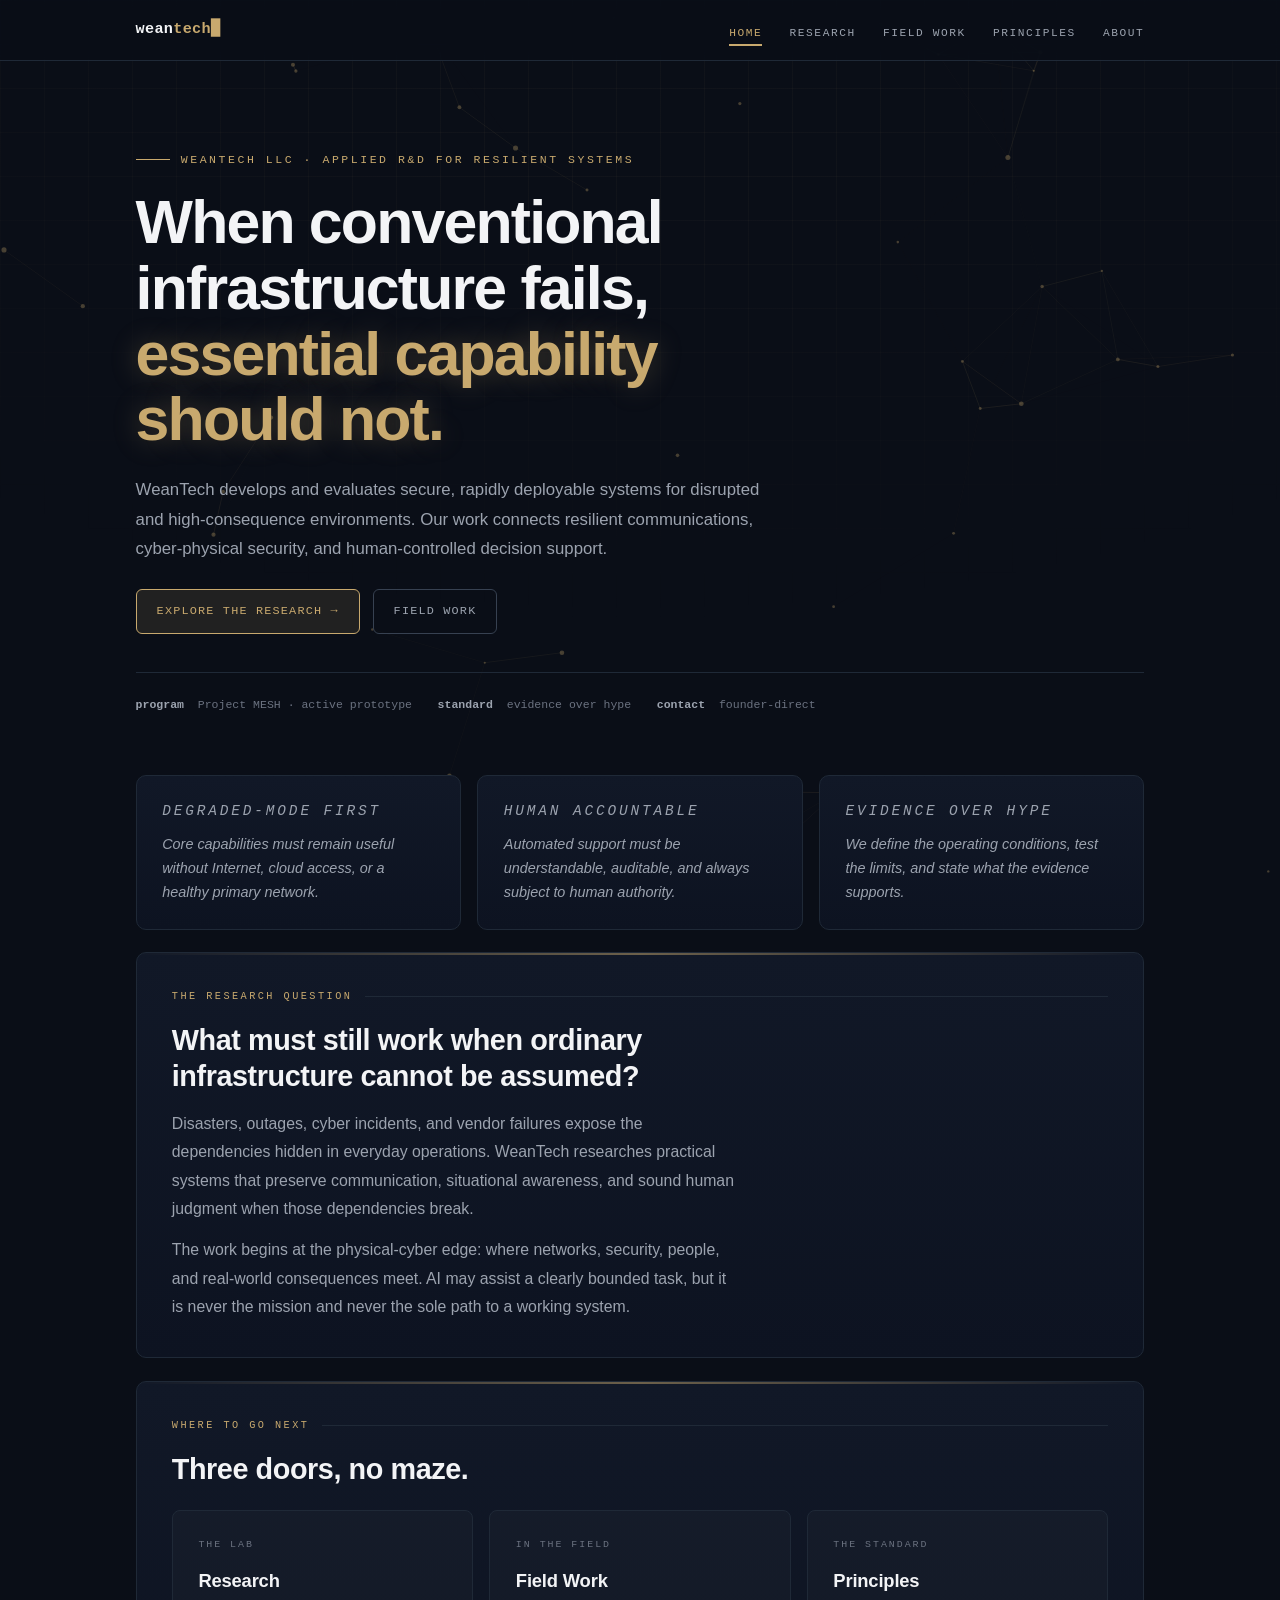
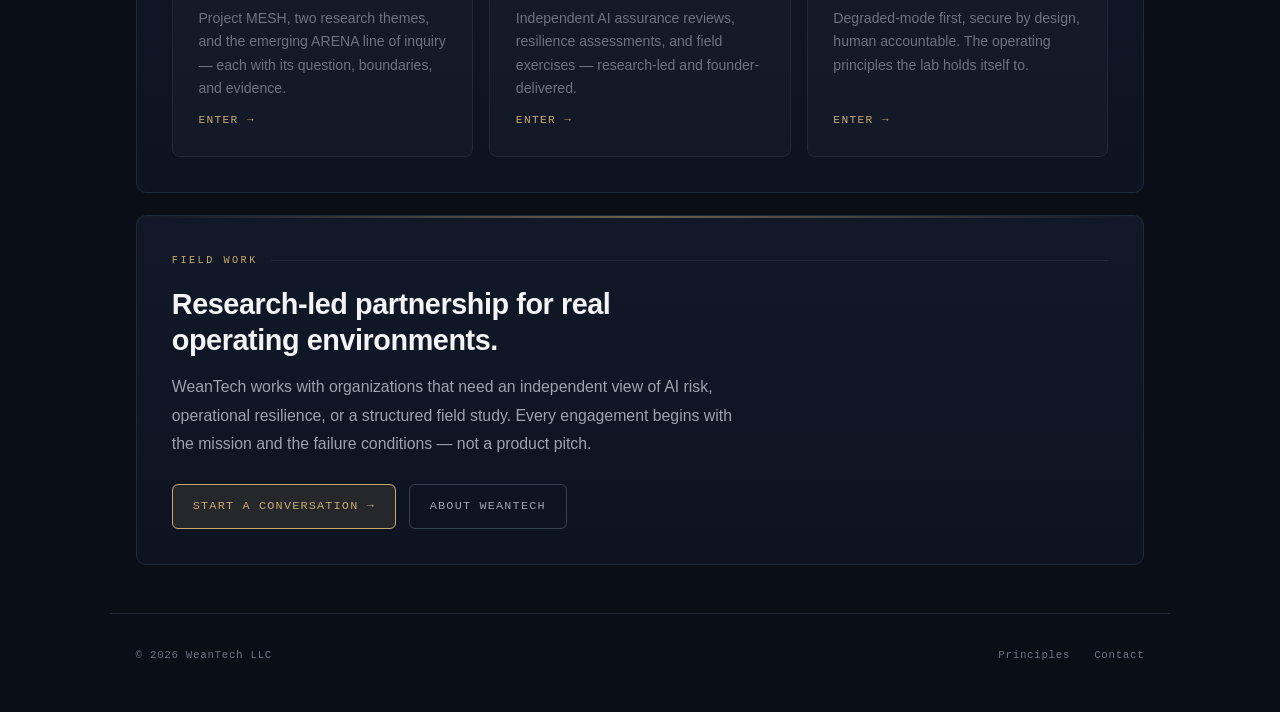
<file: index.html>
<!doctype html>
<html lang="en">
<head>
<meta charset="utf-8"/>
<meta name="viewport" content="width=device-width,initial-scale=1"/>
<title>WeanTech LLC | Applied R&D for Resilient Systems</title>
<meta name="description" content="WeanTech develops and evaluates secure, rapidly deployable systems for disrupted and high-consequence environments."/>
<meta name="theme-color" content="#0a0e17"/>
<link rel="icon" href="data:image/svg+xml,%3Csvg xmlns='http://www.w3.org/2000/svg' viewBox='0 0 64 64'%3E%3Crect width='64' height='64' rx='12' fill='%230a0e17'/%3E%3Cg stroke='%23c8a96e' stroke-width='3'%3E%3Cline x1='18' y1='46' x2='32' y2='20'/%3E%3Cline x1='32' y1='20' x2='46' y2='46'/%3E%3Cline x1='18' y1='46' x2='46' y2='46'/%3E%3C/g%3E%3Cg fill='%23c8a96e'%3E%3Ccircle cx='18' cy='46' r='6'/%3E%3Ccircle cx='32' cy='20' r='6'/%3E%3Ccircle cx='46' cy='46' r='6'/%3E%3C/g%3E%3C/svg%3E"/>
<meta property="og:title" content="WeanTech LLC | Applied R&D for Resilient Systems"/>
<meta property="og:description" content="WeanTech develops and evaluates secure, rapidly deployable systems for disrupted and high-consequence environments."/>
<meta property="og:type" content="website"/>
<meta property="og:url" content="https://weantech.com/"/>
<meta name="twitter:card" content="summary"/>
<meta name="twitter:title" content="WeanTech LLC | Applied R&D for Resilient Systems"/>
<meta name="twitter:description" content="WeanTech develops and evaluates secure, rapidly deployable systems for disrupted and high-consequence environments."/>
<link rel="stylesheet" href="styles.css"/>
</head>
<body>
<canvas id="mesh" aria-hidden="true"></canvas>
<nav class="site-nav" id="siteNav">
  <div class="site-nav-inner">
    <a href="index.html" class="nav-brand">wean<em>tech</em><span class="cursor">▊</span></a>
    <button class="nav-toggle" id="navToggle" aria-label="Toggle navigation" aria-expanded="false"><span></span></button>
    <ul class="nav-links" id="navLinks">
      <li><a href="index.html" class="active">Home</a></li>
      <li><a href="research.html">Research</a></li>
      <li><a href="capabilities.html">Field Work</a></li>
      <li><a href="opaque-clarity.html">Principles</a></li>
      <li><a href="about.html">About</a></li>
    </ul>
  </div>
</nav>
<main class="page-wrap">
  <header class="hero">
    <p class="eyebrow">WeanTech LLC · Applied R&D for Resilient Systems</p>
    <h1>When conventional infrastructure fails, <em>essential capability should not.</em></h1>
    <p class="lede">WeanTech develops and evaluates secure, rapidly deployable systems for disrupted and high-consequence environments. Our work connects resilient communications, cyber-physical security, and human-controlled decision support.</p>
    <div class="btn-row">
      <a class="btn" href="research.html">Explore the Research →</a>
      <a class="btn ghost" href="capabilities.html">Field Work</a>
    </div>
    <div class="hero-meta">
      <span><b>program</b> &nbsp;Project MESH · active prototype</span>
      <span><b>standard</b> &nbsp;evidence over hype</span>
      <span><b>contact</b> &nbsp;founder-direct</span>
    </div>
  </header>

  <div class="principle-strip">
    <div class="principle">
      <p class="principle-label">Degraded-Mode First</p>
      <p>Core capabilities must remain useful without Internet, cloud access, or a healthy primary network.</p>
    </div>
    <div class="principle">
      <p class="principle-label">Human Accountable</p>
      <p>Automated support must be understandable, auditable, and always subject to human authority.</p>
    </div>
    <div class="principle">
      <p class="principle-label">Evidence Over Hype</p>
      <p>We define the operating conditions, test the limits, and state what the evidence supports.</p>
    </div>
  </div>

  <section class="panel">
    <div class="section-label">The Research Question</div>
    <h2>What must still work when ordinary infrastructure cannot be assumed?</h2>
    <p>Disasters, outages, cyber incidents, and vendor failures expose the dependencies hidden in everyday operations. WeanTech researches practical systems that preserve communication, situational awareness, and sound human judgment when those dependencies break.</p>
    <p>The work begins at the physical-cyber edge: where networks, security, people, and real-world consequences meet. AI may assist a clearly bounded task, but it is never the mission and never the sole path to a working system.</p>
  </section>

  <section class="panel">
    <div class="section-label">Where To Go Next</div>
    <h2>Three doors, no maze.</h2>
    <div class="door-grid">
      <a class="door" href="research.html">
        <span class="door-label">The Lab</span>
        <h3>Research</h3>
        <p>Project MESH, two research themes, and the emerging ARENA line of inquiry — each with its question, boundaries, and evidence.</p>
        <span class="door-link">Enter →</span>
      </a>
      <a class="door" href="capabilities.html">
        <span class="door-label">In The Field</span>
        <h3>Field Work</h3>
        <p>Independent AI assurance reviews, resilience assessments, and field exercises — research-led and founder-delivered.</p>
        <span class="door-link">Enter →</span>
      </a>
      <a class="door" href="opaque-clarity.html">
        <span class="door-label">The Standard</span>
        <h3>Principles</h3>
        <p>Degraded-mode first, secure by design, human accountable. The operating principles the lab holds itself to.</p>
        <span class="door-link">Enter →</span>
      </a>
    </div>
  </section>

  <section class="panel">
    <div class="section-label">Field Work</div>
    <h2>Research-led partnership for real operating environments.</h2>
    <p>WeanTech works with organizations that need an independent view of AI risk, operational resilience, or a structured field study. Every engagement begins with the mission and the failure conditions — not a product pitch.</p>
    <div class="btn-row">
      <a class="btn" href="mailto:contact@weantech.com">Start a Conversation →</a>
      <a class="btn ghost" href="about.html">About WeanTech</a>
    </div>
  </section>
</main>
<footer class="site-footer">
  <span>© 2026 WeanTech LLC</span>
  <div class="footer-links">
    <a href="opaque-clarity.html">Principles</a>
    <a href="mailto:contact@weantech.com">Contact</a>
  </div>
</footer>
<script src="site.js"></script>
</body>
</html>
</file>
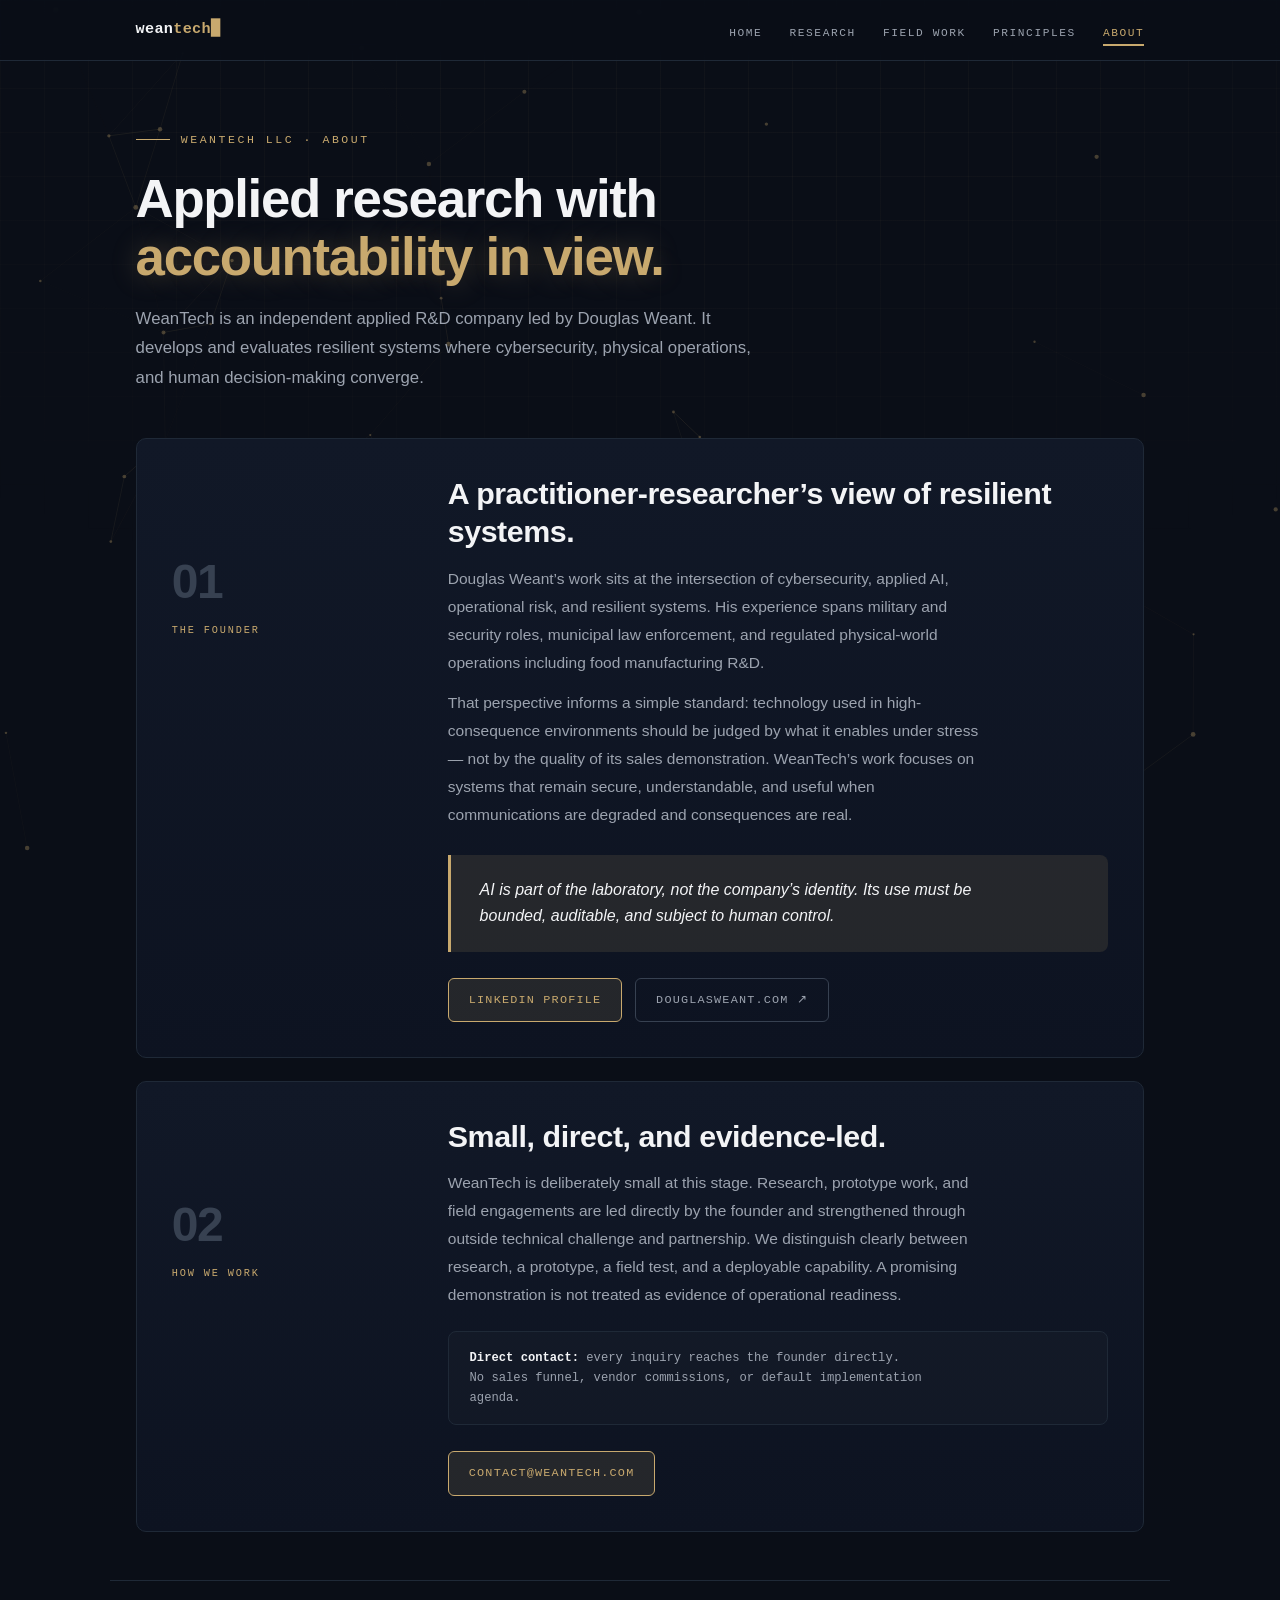
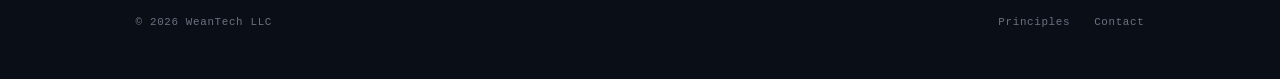
<file: about.html>
<!doctype html>
<html lang="en">
<head>
<meta charset="utf-8"/>
<meta name="viewport" content="width=device-width,initial-scale=1"/>
<title>About | WeanTech LLC</title>
<meta name="description" content="WeanTech is an independent applied R&D company developing resilient systems at the intersection of cybersecurity, physical operations, and human decision-making."/>
<meta name="theme-color" content="#0a0e17"/>
<link rel="icon" href="data:image/svg+xml,%3Csvg xmlns='http://www.w3.org/2000/svg' viewBox='0 0 64 64'%3E%3Crect width='64' height='64' rx='12' fill='%230a0e17'/%3E%3Cg stroke='%23c8a96e' stroke-width='3'%3E%3Cline x1='18' y1='46' x2='32' y2='20'/%3E%3Cline x1='32' y1='20' x2='46' y2='46'/%3E%3Cline x1='18' y1='46' x2='46' y2='46'/%3E%3C/g%3E%3Cg fill='%23c8a96e'%3E%3Ccircle cx='18' cy='46' r='6'/%3E%3Ccircle cx='32' cy='20' r='6'/%3E%3Ccircle cx='46' cy='46' r='6'/%3E%3C/g%3E%3C/svg%3E"/>
<meta property="og:title" content="About | WeanTech LLC"/>
<meta property="og:description" content="WeanTech is an independent applied R&D company developing resilient systems at the intersection of cybersecurity, physical operations, and human decision-making."/>
<meta property="og:type" content="website"/>
<meta property="og:url" content="https://weantech.com/about.html"/>
<meta name="twitter:card" content="summary"/>
<meta name="twitter:title" content="About | WeanTech LLC"/>
<meta name="twitter:description" content="WeanTech is an independent applied R&D company developing resilient systems at the intersection of cybersecurity, physical operations, and human decision-making."/>
<link rel="stylesheet" href="styles.css"/>
</head>
<body>
<canvas id="mesh" aria-hidden="true"></canvas>
<nav class="site-nav" id="siteNav">
  <div class="site-nav-inner">
    <a href="index.html" class="nav-brand">wean<em>tech</em><span class="cursor">▊</span></a>
    <button class="nav-toggle" id="navToggle" aria-label="Toggle navigation" aria-expanded="false"><span></span></button>
    <ul class="nav-links" id="navLinks">
      <li><a href="index.html">Home</a></li>
      <li><a href="research.html">Research</a></li>
      <li><a href="capabilities.html">Field Work</a></li>
      <li><a href="opaque-clarity.html">Principles</a></li>
      <li><a href="about.html" class="active">About</a></li>
    </ul>
  </div>
</nav>
<main class="page-wrap">
  <div class="page-head">
    <p class="eyebrow">WeanTech LLC · About</p>
    <h1>Applied research with <em>accountability in view.</em></h1>
    <p class="lede">WeanTech is an independent applied R&D company led by Douglas Weant. It develops and evaluates resilient systems where cybersecurity, physical operations, and human decision-making converge.</p>
  </div>

  <div class="block">
    <div class="block-meta">
      <div class="block-number">01</div>
      <p class="block-kicker">The Founder</p>
    </div>
    <div class="block-body">
      <h2>A practitioner-researcher’s view of resilient systems.</h2>
      <p>Douglas Weant’s work sits at the intersection of cybersecurity, applied AI, operational risk, and resilient systems. His experience spans military and security roles, municipal law enforcement, and regulated physical-world operations including food manufacturing R&D.</p>
      <p>That perspective informs a simple standard: technology used in high-consequence environments should be judged by what it enables under stress — not by the quality of its sales demonstration. WeanTech’s work focuses on systems that remain secure, understandable, and useful when communications are degraded and consequences are real.</p>
      <div class="axiom">
        <p>AI is part of the laboratory, not the company’s identity. Its use must be bounded, auditable, and subject to human control.</p>
      </div>
      <div class="btn-row">
        <a class="btn" href="https://www.linkedin.com/in/douglas-weant" target="_blank" rel="noopener noreferrer">LinkedIn Profile</a>
        <a class="btn ghost" href="https://douglasweant.com" target="_blank" rel="noopener noreferrer">douglasweant.com ↗</a>
      </div>
    </div>
  </div>

  <div class="block">
    <div class="block-meta">
      <div class="block-number">02</div>
      <p class="block-kicker">How We Work</p>
    </div>
    <div class="block-body">
      <h2>Small, direct, and evidence-led.</h2>
      <p>WeanTech is deliberately small at this stage. Research, prototype work, and field engagements are led directly by the founder and strengthened through outside technical challenge and partnership. We distinguish clearly between research, a prototype, a field test, and a deployable capability. A promising demonstration is not treated as evidence of operational readiness.</p>
      <div class="note"><p><strong>Direct contact:</strong> every inquiry reaches the founder directly. No sales funnel, vendor commissions, or default implementation agenda.</p></div>
      <div class="btn-row">
        <a class="btn" href="mailto:contact@weantech.com">contact@weantech.com</a>
      </div>
    </div>
  </div>
</main>
<footer class="site-footer">
  <span>© 2026 WeanTech LLC</span>
  <div class="footer-links">
    <a href="opaque-clarity.html">Principles</a>
    <a href="mailto:contact@weantech.com">Contact</a>
  </div>
</footer>
<script src="site.js"></script>
</body>
</html>
</file>
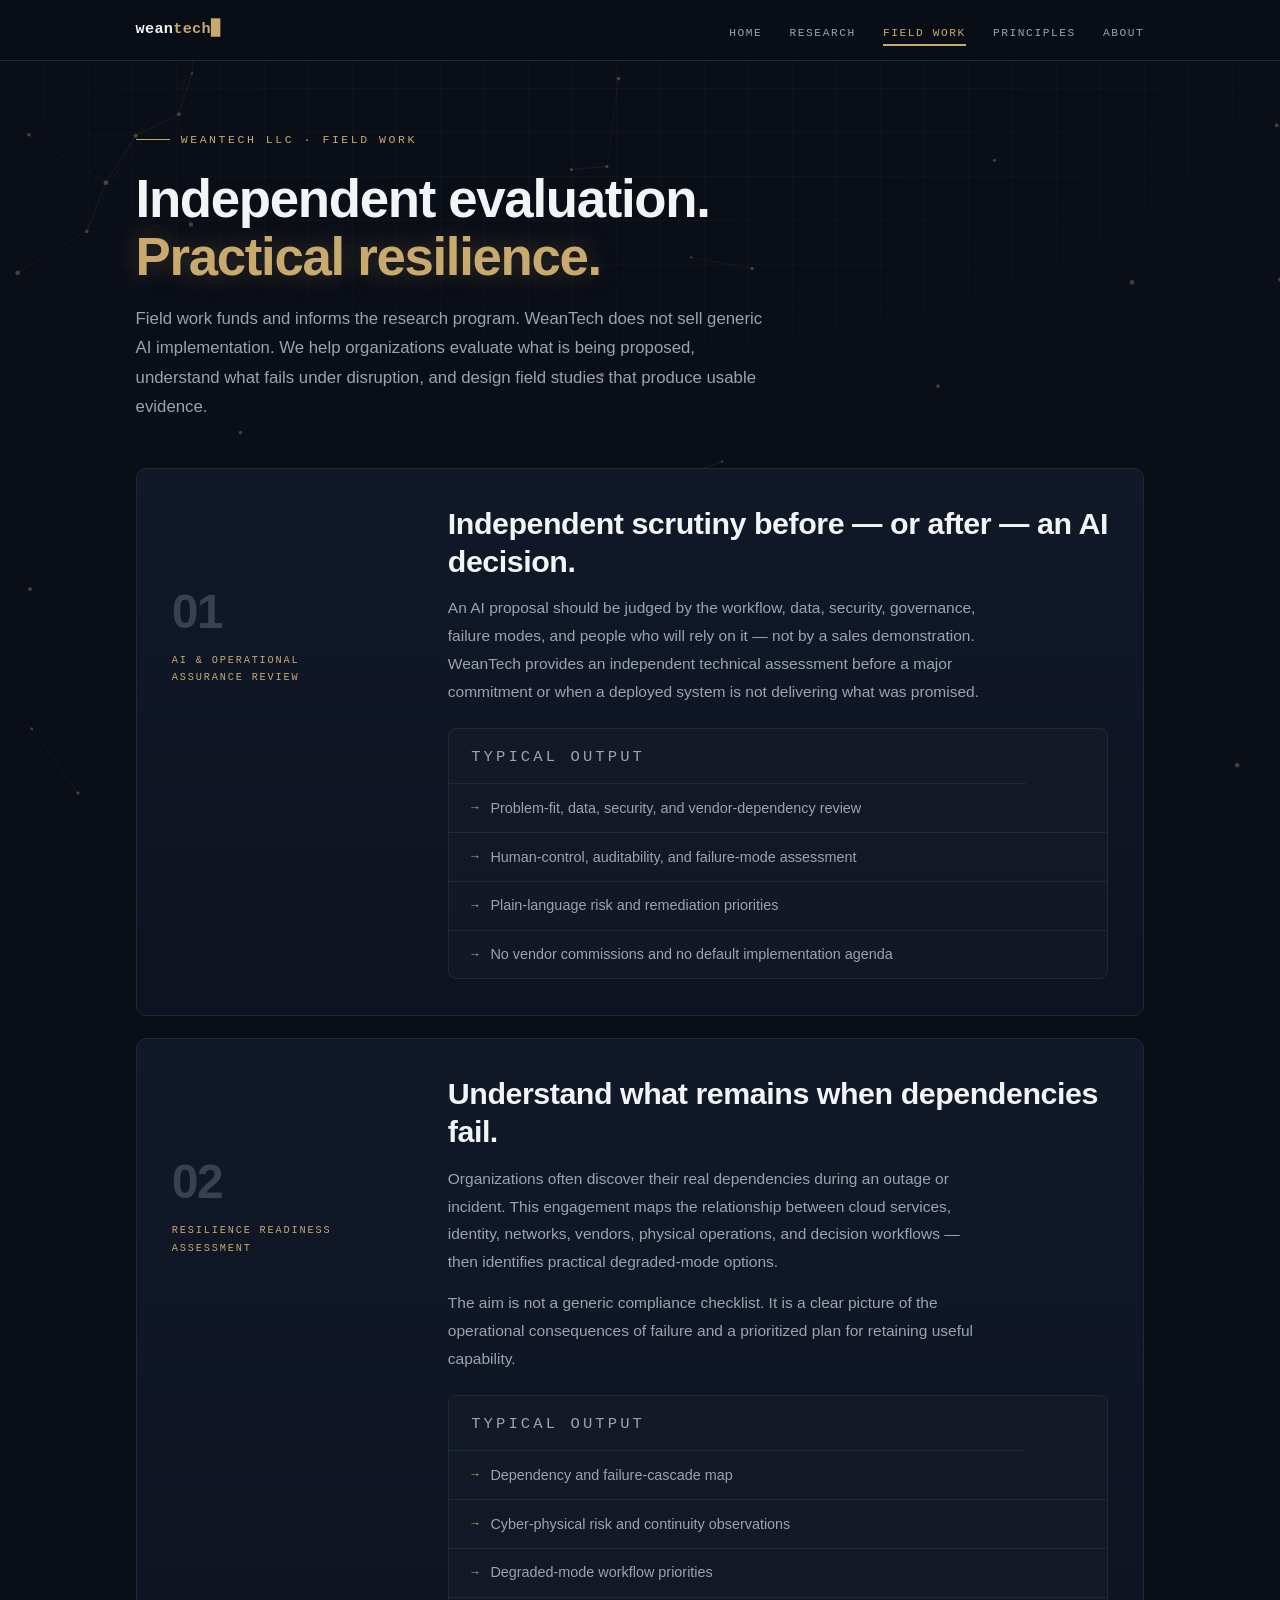
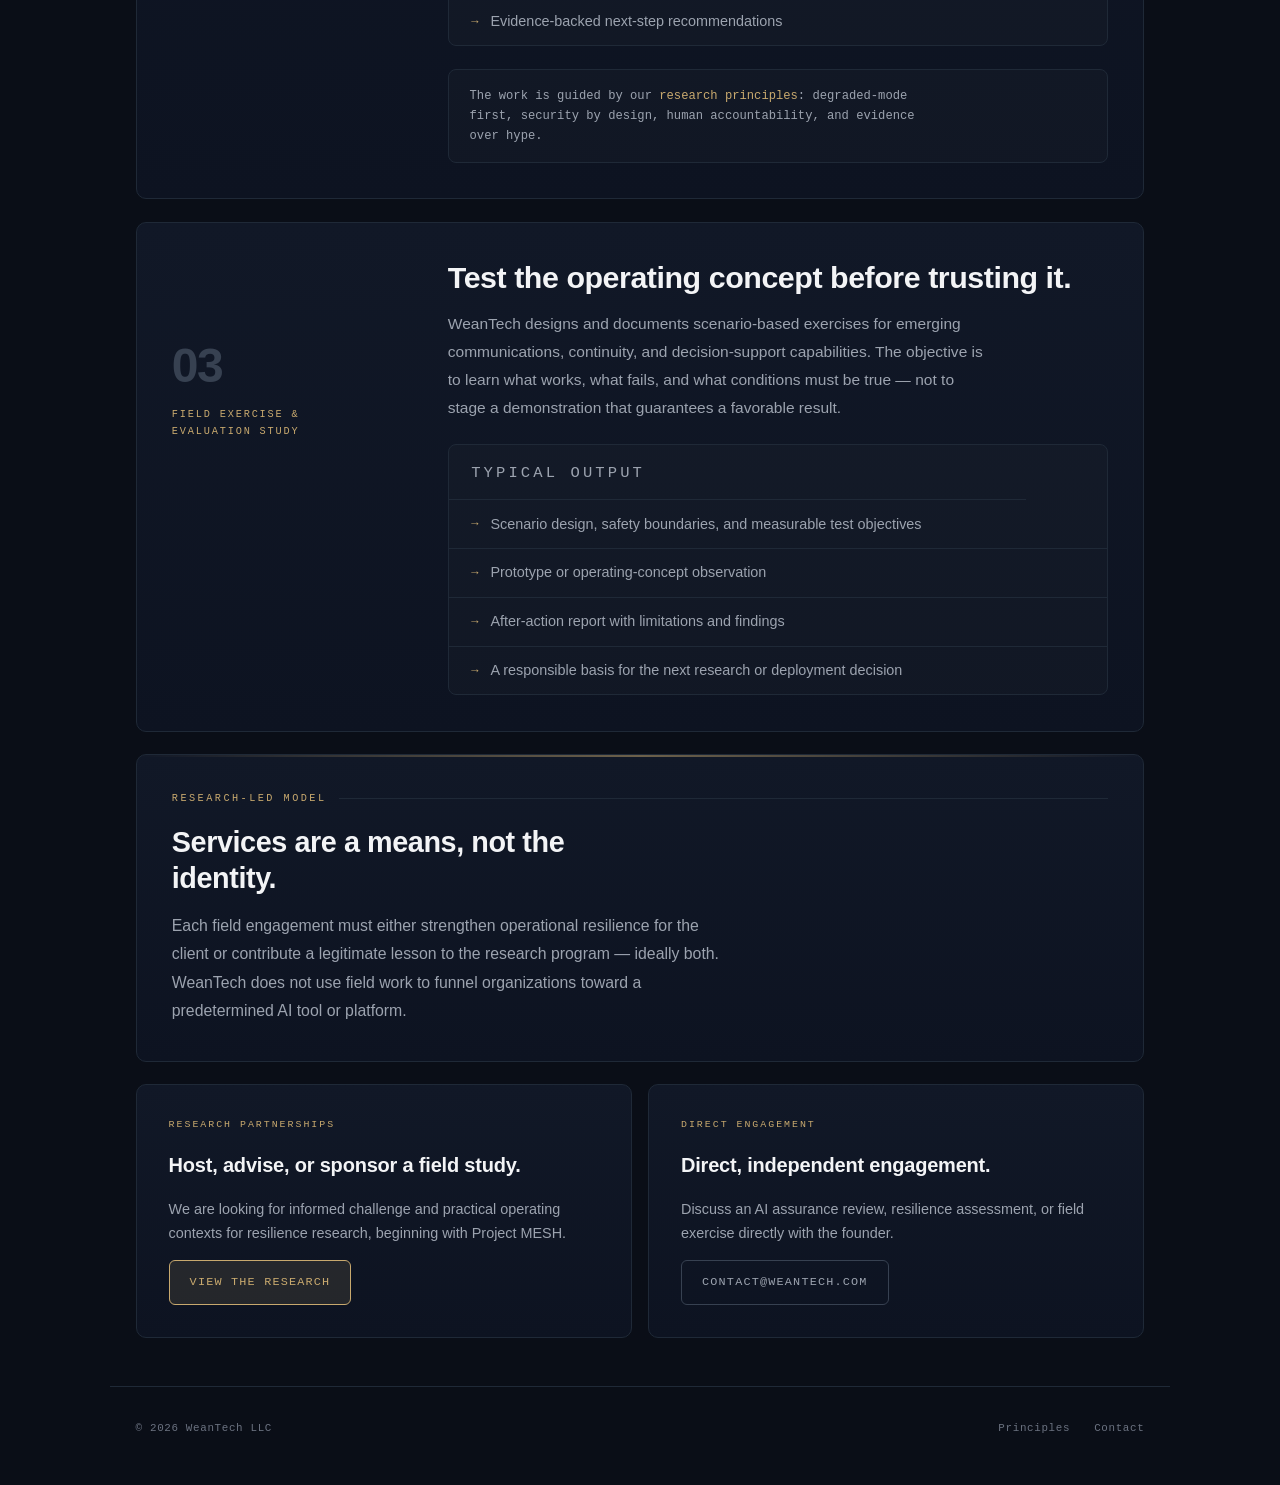
<file: capabilities.html>
<!doctype html>
<html lang="en">
<head>
<meta charset="utf-8"/>
<meta name="viewport" content="width=device-width,initial-scale=1"/>
<title>Field Work | WeanTech LLC</title>
<meta name="description" content="Independent AI assurance, resilience assessments, and evidence-led field studies for high-consequence environments."/>
<meta name="theme-color" content="#0a0e17"/>
<link rel="icon" href="data:image/svg+xml,%3Csvg xmlns='http://www.w3.org/2000/svg' viewBox='0 0 64 64'%3E%3Crect width='64' height='64' rx='12' fill='%230a0e17'/%3E%3Cg stroke='%23c8a96e' stroke-width='3'%3E%3Cline x1='18' y1='46' x2='32' y2='20'/%3E%3Cline x1='32' y1='20' x2='46' y2='46'/%3E%3Cline x1='18' y1='46' x2='46' y2='46'/%3E%3C/g%3E%3Cg fill='%23c8a96e'%3E%3Ccircle cx='18' cy='46' r='6'/%3E%3Ccircle cx='32' cy='20' r='6'/%3E%3Ccircle cx='46' cy='46' r='6'/%3E%3C/g%3E%3C/svg%3E"/>
<meta property="og:title" content="Field Work | WeanTech LLC"/>
<meta property="og:description" content="Independent AI assurance, resilience assessments, and evidence-led field studies for high-consequence environments."/>
<meta property="og:type" content="website"/>
<meta property="og:url" content="https://weantech.com/capabilities.html"/>
<meta name="twitter:card" content="summary"/>
<meta name="twitter:title" content="Field Work | WeanTech LLC"/>
<meta name="twitter:description" content="Independent AI assurance, resilience assessments, and evidence-led field studies for high-consequence environments."/>
<link rel="stylesheet" href="styles.css"/>
</head>
<body>
<canvas id="mesh" aria-hidden="true"></canvas>
<nav class="site-nav" id="siteNav">
  <div class="site-nav-inner">
    <a href="index.html" class="nav-brand">wean<em>tech</em><span class="cursor">▊</span></a>
    <button class="nav-toggle" id="navToggle" aria-label="Toggle navigation" aria-expanded="false"><span></span></button>
    <ul class="nav-links" id="navLinks">
      <li><a href="index.html">Home</a></li>
      <li><a href="research.html">Research</a></li>
      <li><a href="capabilities.html" class="active">Field Work</a></li>
      <li><a href="opaque-clarity.html">Principles</a></li>
      <li><a href="about.html">About</a></li>
    </ul>
  </div>
</nav>
<main class="page-wrap">
  <div class="page-head">
    <p class="eyebrow">WeanTech LLC · Field Work</p>
    <h1>Independent evaluation. <em>Practical resilience.</em></h1>
    <p class="lede">Field work funds and informs the research program. WeanTech does not sell generic AI implementation. We help organizations evaluate what is being proposed, understand what fails under disruption, and design field studies that produce usable evidence.</p>
  </div>

  <div class="block">
    <div class="block-meta">
      <div class="block-number">01</div>
      <p class="block-kicker">AI &amp; Operational<br/>Assurance Review</p>
    </div>
    <div class="block-body">
      <h2>Independent scrutiny before — or after — an AI decision.</h2>
      <p>An AI proposal should be judged by the workflow, data, security, governance, failure modes, and people who will rely on it — not by a sales demonstration. WeanTech provides an independent technical assessment before a major commitment or when a deployed system is not delivering what was promised.</p>
      <div class="checklist">
        <p class="checklist-label">Typical Output</p>
        <ul>
          <li>Problem-fit, data, security, and vendor-dependency review</li>
          <li>Human-control, auditability, and failure-mode assessment</li>
          <li>Plain-language risk and remediation priorities</li>
          <li>No vendor commissions and no default implementation agenda</li>
        </ul>
      </div>
    </div>
  </div>

  <div class="block">
    <div class="block-meta">
      <div class="block-number">02</div>
      <p class="block-kicker">Resilience Readiness<br/>Assessment</p>
    </div>
    <div class="block-body">
      <h2>Understand what remains when dependencies fail.</h2>
      <p>Organizations often discover their real dependencies during an outage or incident. This engagement maps the relationship between cloud services, identity, networks, vendors, physical operations, and decision workflows — then identifies practical degraded-mode options.</p>
      <p>The aim is not a generic compliance checklist. It is a clear picture of the operational consequences of failure and a prioritized plan for retaining useful capability.</p>
      <div class="checklist">
        <p class="checklist-label">Typical Output</p>
        <ul>
          <li>Dependency and failure-cascade map</li>
          <li>Cyber-physical risk and continuity observations</li>
          <li>Degraded-mode workflow priorities</li>
          <li>Evidence-backed next-step recommendations</li>
        </ul>
      </div>
      <div class="note"><p>The work is guided by our <a href="opaque-clarity.html">research principles</a>: degraded-mode first, security by design, human accountability, and evidence over hype.</p></div>
    </div>
  </div>

  <div class="block">
    <div class="block-meta">
      <div class="block-number">03</div>
      <p class="block-kicker">Field Exercise &amp;<br/>Evaluation Study</p>
    </div>
    <div class="block-body">
      <h2>Test the operating concept before trusting it.</h2>
      <p>WeanTech designs and documents scenario-based exercises for emerging communications, continuity, and decision-support capabilities. The objective is to learn what works, what fails, and what conditions must be true — not to stage a demonstration that guarantees a favorable result.</p>
      <div class="checklist">
        <p class="checklist-label">Typical Output</p>
        <ul>
          <li>Scenario design, safety boundaries, and measurable test objectives</li>
          <li>Prototype or operating-concept observation</li>
          <li>After-action report with limitations and findings</li>
          <li>A responsible basis for the next research or deployment decision</li>
        </ul>
      </div>
    </div>
  </div>

  <section class="panel">
    <div class="section-label">Research-Led Model</div>
    <h2>Services are a means, not the identity.</h2>
    <p>Each field engagement must either strengthen operational resilience for the client or contribute a legitimate lesson to the research program — ideally both. WeanTech does not use field work to funnel organizations toward a predetermined AI tool or platform.</p>
  </section>

  <div class="cta-split">
    <div class="cta-card">
      <span class="door-label">Research Partnerships</span>
      <h3>Host, advise, or sponsor a field study.</h3>
      <p>We are looking for informed challenge and practical operating contexts for resilience research, beginning with Project MESH.</p>
      <a class="btn" href="research.html">View the Research</a>
    </div>
    <div class="cta-card">
      <span class="door-label">Direct Engagement</span>
      <h3>Direct, independent engagement.</h3>
      <p>Discuss an AI assurance review, resilience assessment, or field exercise directly with the founder.</p>
      <a class="btn ghost" href="mailto:contact@weantech.com">contact@weantech.com</a>
    </div>
  </div>
</main>
<footer class="site-footer">
  <span>© 2026 WeanTech LLC</span>
  <div class="footer-links">
    <a href="opaque-clarity.html">Principles</a>
    <a href="mailto:contact@weantech.com">Contact</a>
  </div>
</footer>
<script src="site.js"></script>
</body>
</html>
</file>
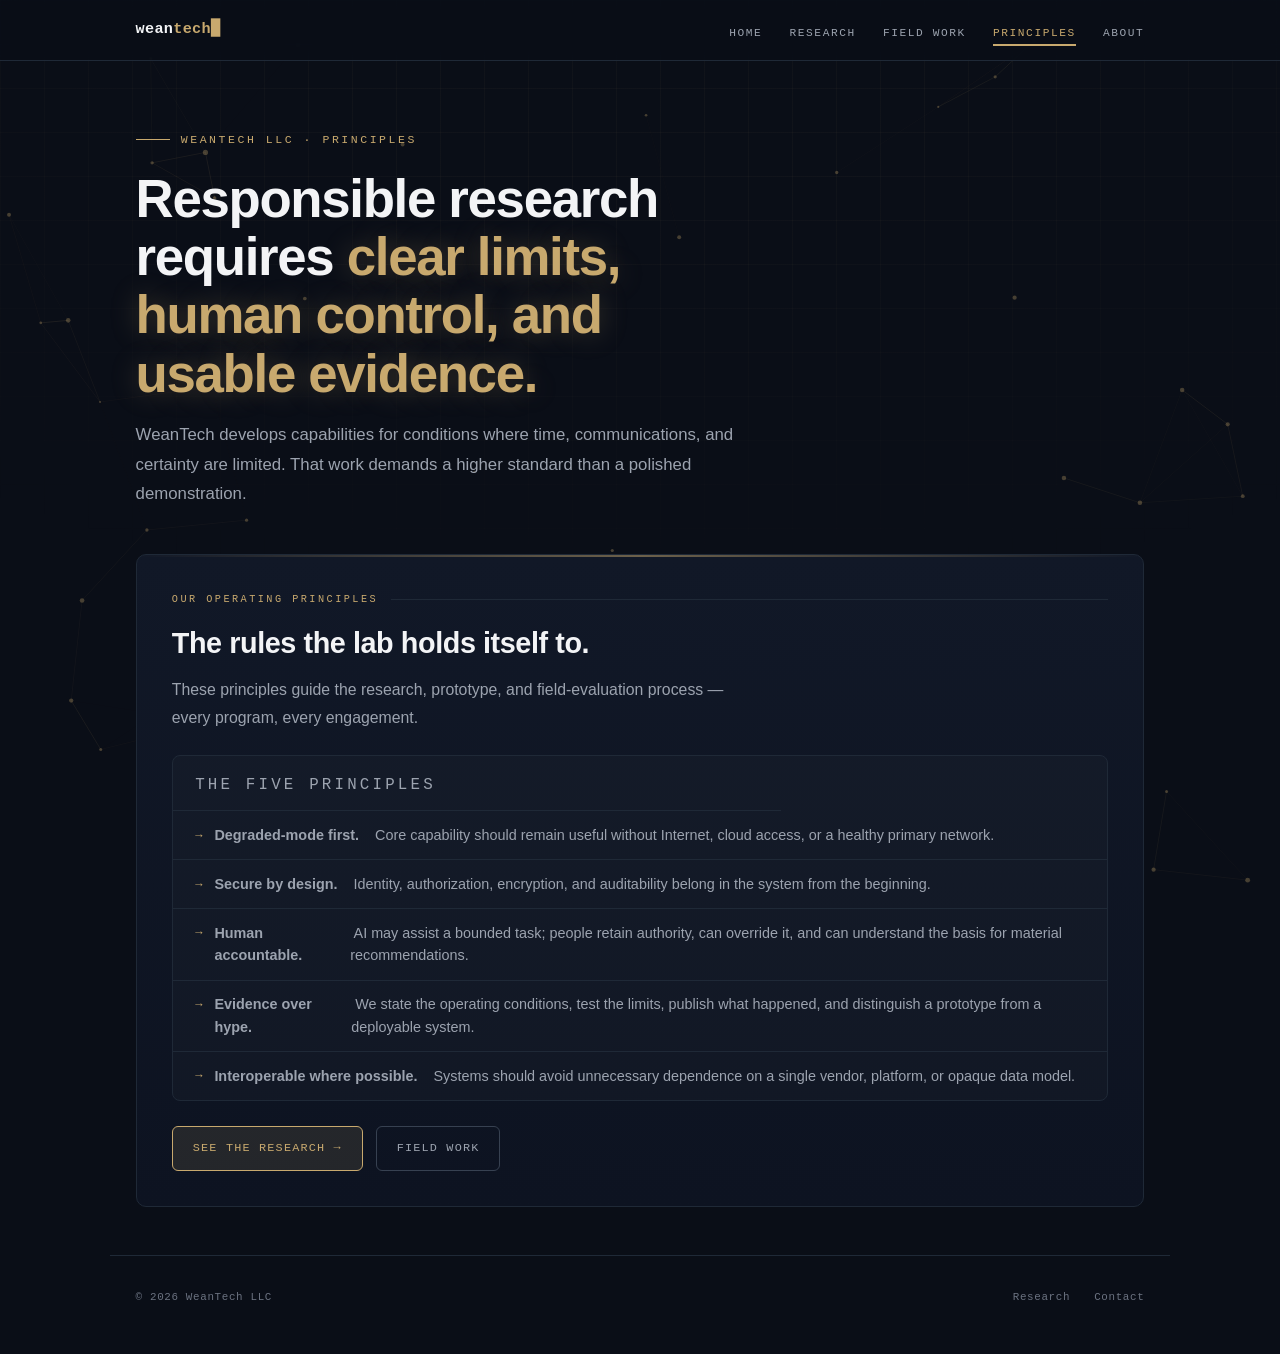
<file: opaque-clarity.html>
<!doctype html>
<html lang="en">
<head>
<meta charset="utf-8"/>
<meta name="viewport" content="width=device-width,initial-scale=1"/>
<title>Research Principles | WeanTech LLC</title>
<meta name="description" content="The principles that guide WeanTech's resilient-systems research and responsible use of AI."/>
<meta name="theme-color" content="#0a0e17"/>
<link rel="icon" href="data:image/svg+xml,%3Csvg xmlns='http://www.w3.org/2000/svg' viewBox='0 0 64 64'%3E%3Crect width='64' height='64' rx='12' fill='%230a0e17'/%3E%3Cg stroke='%23c8a96e' stroke-width='3'%3E%3Cline x1='18' y1='46' x2='32' y2='20'/%3E%3Cline x1='32' y1='20' x2='46' y2='46'/%3E%3Cline x1='18' y1='46' x2='46' y2='46'/%3E%3C/g%3E%3Cg fill='%23c8a96e'%3E%3Ccircle cx='18' cy='46' r='6'/%3E%3Ccircle cx='32' cy='20' r='6'/%3E%3Ccircle cx='46' cy='46' r='6'/%3E%3C/g%3E%3C/svg%3E"/>
<meta property="og:title" content="Research Principles | WeanTech LLC"/>
<meta property="og:description" content="The principles that guide WeanTech's resilient-systems research and responsible use of AI."/>
<meta property="og:type" content="website"/>
<meta property="og:url" content="https://weantech.com/opaque-clarity.html"/>
<meta name="twitter:card" content="summary"/>
<meta name="twitter:title" content="Research Principles | WeanTech LLC"/>
<meta name="twitter:description" content="The principles that guide WeanTech's resilient-systems research and responsible use of AI."/>
<link rel="stylesheet" href="styles.css"/>
</head>
<body>
<canvas id="mesh" aria-hidden="true"></canvas>
<nav class="site-nav" id="siteNav">
  <div class="site-nav-inner">
    <a href="index.html" class="nav-brand">wean<em>tech</em><span class="cursor">▊</span></a>
    <button class="nav-toggle" id="navToggle" aria-label="Toggle navigation" aria-expanded="false"><span></span></button>
    <ul class="nav-links" id="navLinks">
      <li><a href="index.html">Home</a></li>
      <li><a href="research.html">Research</a></li>
      <li><a href="capabilities.html">Field Work</a></li>
      <li><a href="opaque-clarity.html" class="active">Principles</a></li>
      <li><a href="about.html">About</a></li>
    </ul>
  </div>
</nav>
<main class="page-wrap">
  <div class="page-head">
    <p class="eyebrow">WeanTech LLC · Principles</p>
    <h1>Responsible research requires <em>clear limits, human control, and usable evidence.</em></h1>
    <p class="lede">WeanTech develops capabilities for conditions where time, communications, and certainty are limited. That work demands a higher standard than a polished demonstration.</p>
  </div>

  <section class="panel">
    <div class="section-label">Our Operating Principles</div>
    <h2>The rules the lab holds itself to.</h2>
    <p>These principles guide the research, prototype, and field-evaluation process — every program, every engagement.</p>
    <div class="checklist">
      <p class="checklist-label">The Five Principles</p>
      <ul>
        <li><strong>Degraded-mode first.</strong>&nbsp;Core capability should remain useful without Internet, cloud access, or a healthy primary network.</li>
        <li><strong>Secure by design.</strong>&nbsp;Identity, authorization, encryption, and auditability belong in the system from the beginning.</li>
        <li><strong>Human accountable.</strong>&nbsp;AI may assist a bounded task; people retain authority, can override it, and can understand the basis for material recommendations.</li>
        <li><strong>Evidence over hype.</strong>&nbsp;We state the operating conditions, test the limits, publish what happened, and distinguish a prototype from a deployable system.</li>
        <li><strong>Interoperable where possible.</strong>&nbsp;Systems should avoid unnecessary dependence on a single vendor, platform, or opaque data model.</li>
      </ul>
    </div>
    <div class="btn-row">
      <a class="btn" href="research.html">See the Research →</a>
      <a class="btn ghost" href="capabilities.html">Field Work</a>
    </div>
  </section>
</main>
<footer class="site-footer">
  <span>© 2026 WeanTech LLC</span>
  <div class="footer-links">
    <a href="research.html">Research</a>
    <a href="mailto:contact@weantech.com">Contact</a>
  </div>
</footer>
<script src="site.js"></script>
</body>
</html>
</file>
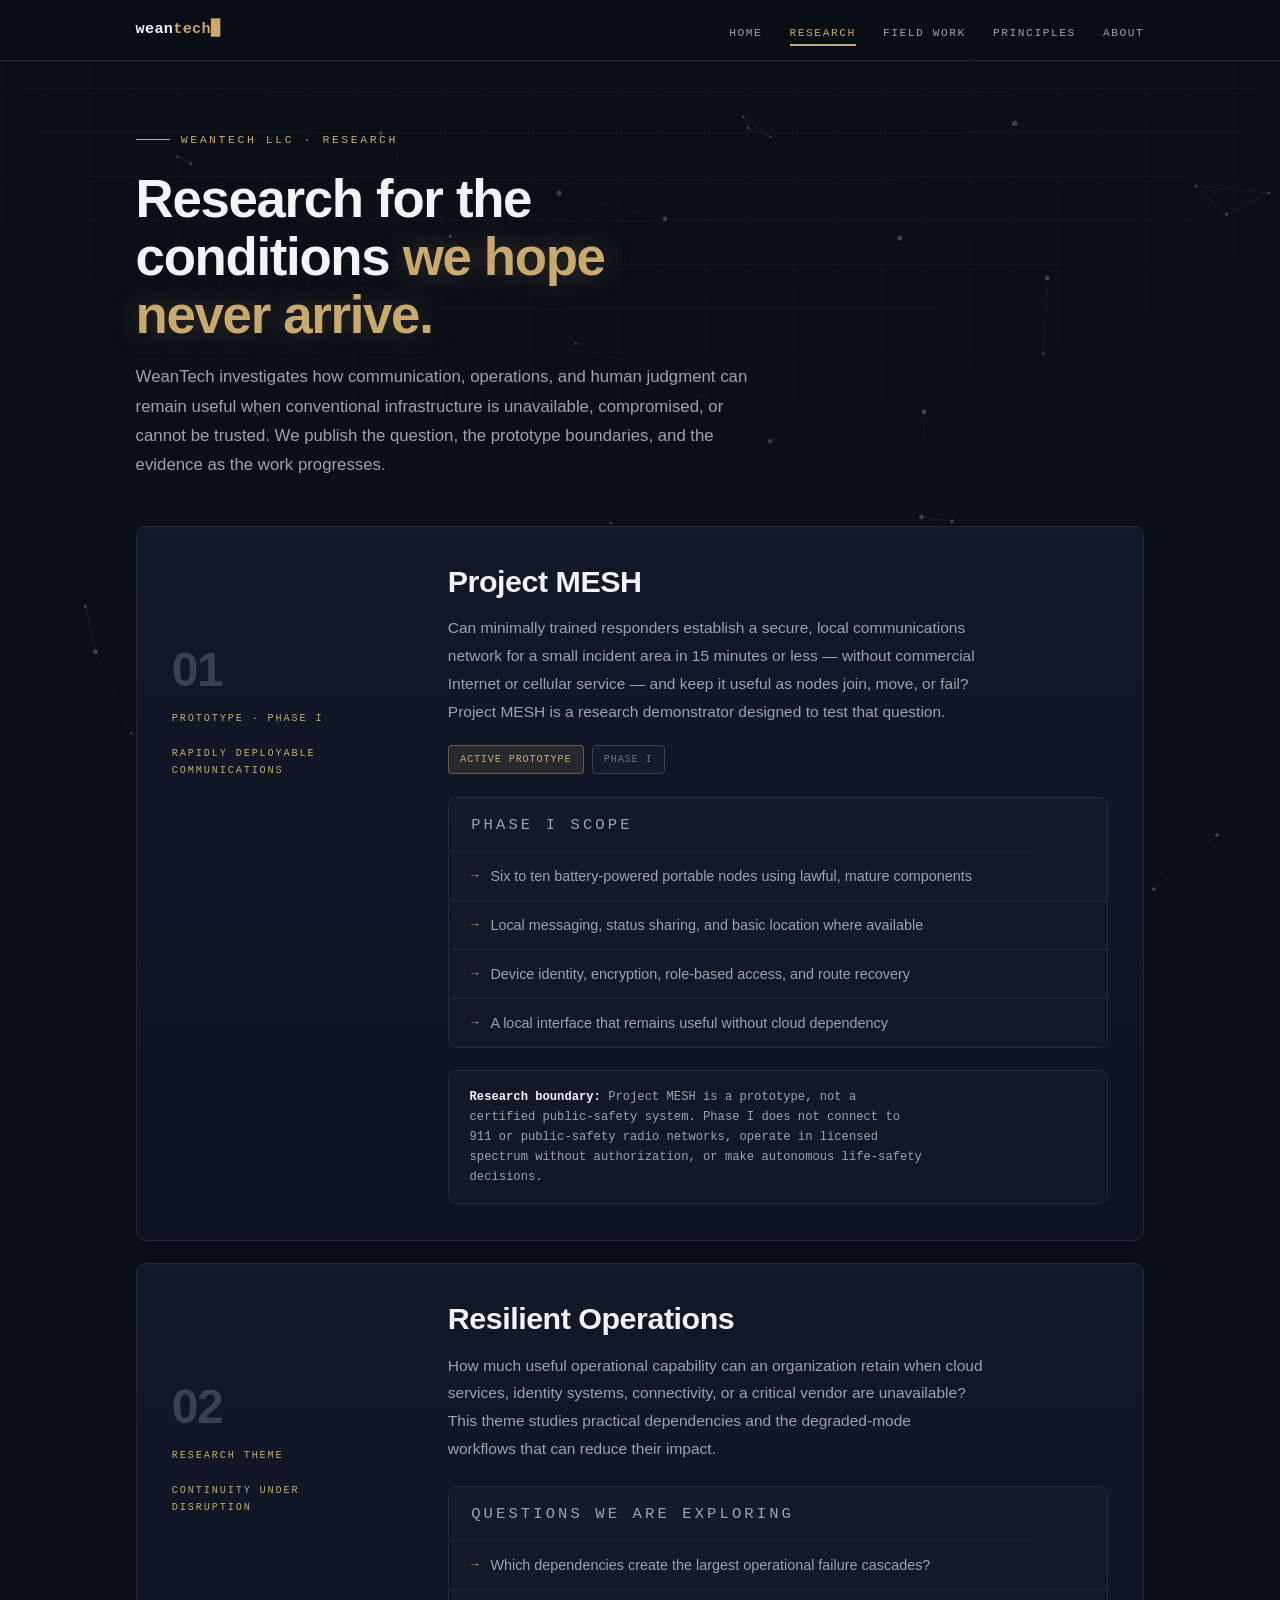
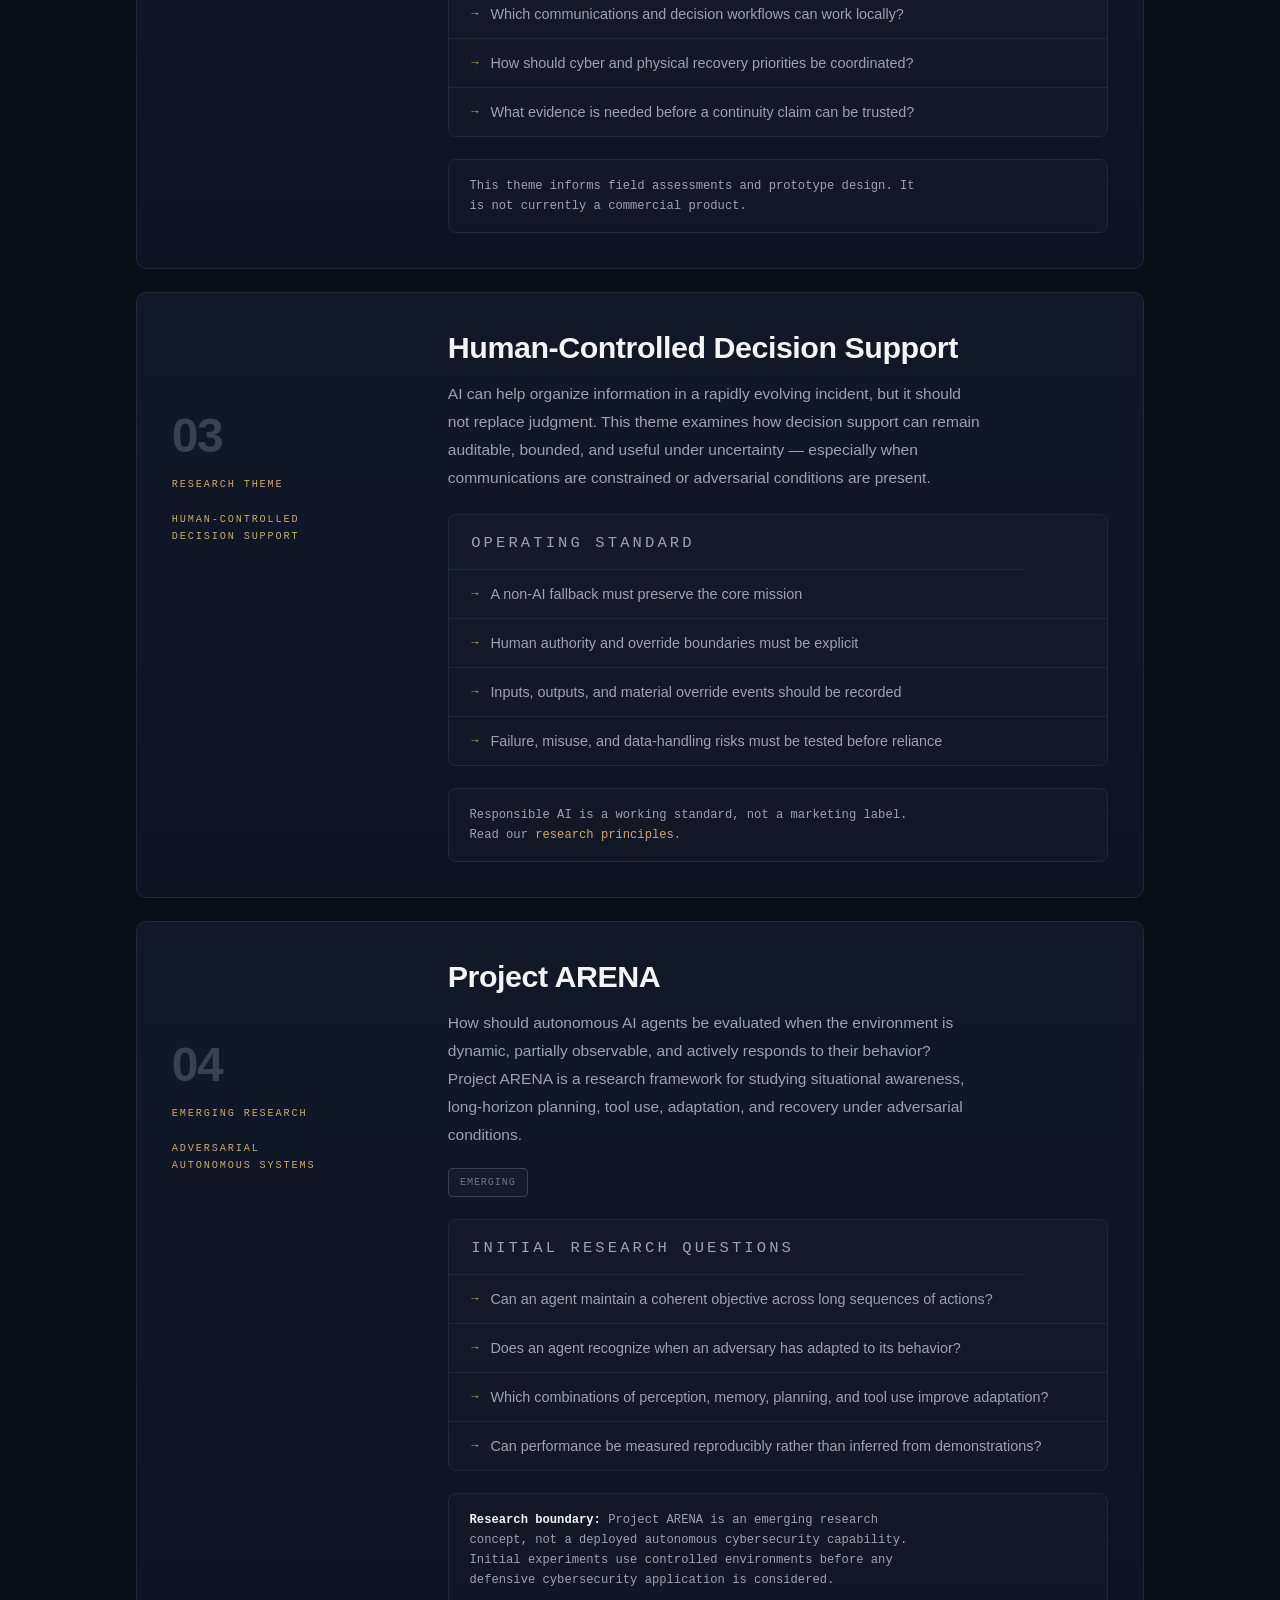
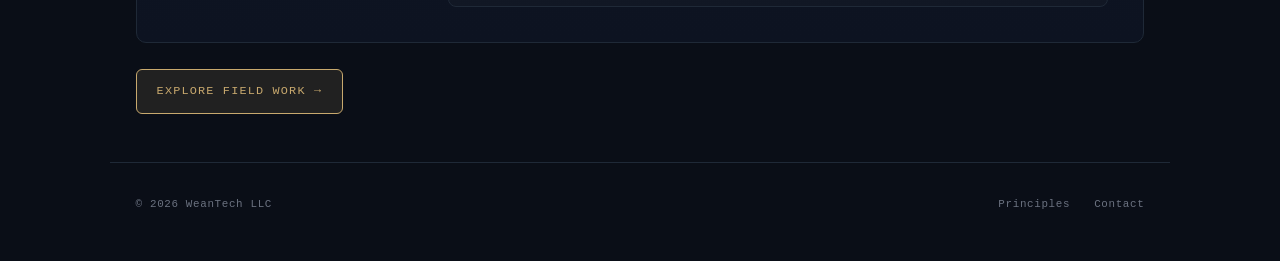
<file: research.html>
<!doctype html>
<html lang="en">
<head>
<meta charset="utf-8"/>
<meta name="viewport" content="width=device-width,initial-scale=1"/>
<title>Research | WeanTech LLC</title>
<meta name="description" content="Evidence-led research into resilient communications, cyber-physical security, human-controlled decision support, and autonomous systems under adversarial conditions."/>
<meta name="theme-color" content="#0a0e17"/>
<link rel="icon" href="data:image/svg+xml,%3Csvg xmlns='http://www.w3.org/2000/svg' viewBox='0 0 64 64'%3E%3Crect width='64' height='64' rx='12' fill='%230a0e17'/%3E%3Cg stroke='%23c8a96e' stroke-width='3'%3E%3Cline x1='18' y1='46' x2='32' y2='20'/%3E%3Cline x1='32' y1='20' x2='46' y2='46'/%3E%3Cline x1='18' y1='46' x2='46' y2='46'/%3E%3C/g%3E%3Cg fill='%23c8a96e'%3E%3Ccircle cx='18' cy='46' r='6'/%3E%3Ccircle cx='32' cy='20' r='6'/%3E%3Ccircle cx='46' cy='46' r='6'/%3E%3C/g%3E%3C/svg%3E"/>
<meta property="og:title" content="Research | WeanTech LLC"/>
<meta property="og:description" content="Evidence-led research into resilient communications, cyber-physical security, human-controlled decision support, and autonomous systems under adversarial conditions."/>
<meta property="og:type" content="website"/>
<meta property="og:url" content="https://weantech.com/research.html"/>
<meta name="twitter:card" content="summary"/>
<meta name="twitter:title" content="Research | WeanTech LLC"/>
<meta name="twitter:description" content="Evidence-led research into resilient communications, cyber-physical security, human-controlled decision support, and autonomous systems under adversarial conditions."/>
<link rel="stylesheet" href="styles.css"/>
</head>
<body>
<canvas id="mesh" aria-hidden="true"></canvas>
<nav class="site-nav" id="siteNav">
  <div class="site-nav-inner">
    <a href="index.html" class="nav-brand">wean<em>tech</em><span class="cursor">▊</span></a>
    <button class="nav-toggle" id="navToggle" aria-label="Toggle navigation" aria-expanded="false"><span></span></button>
    <ul class="nav-links" id="navLinks">
      <li><a href="index.html">Home</a></li>
      <li><a href="research.html" class="active">Research</a></li>
      <li><a href="capabilities.html">Field Work</a></li>
      <li><a href="opaque-clarity.html">Principles</a></li>
      <li><a href="about.html">About</a></li>
    </ul>
  </div>
</nav>
<main class="page-wrap">
  <div class="page-head">
    <p class="eyebrow">WeanTech LLC · Research</p>
    <h1>Research for the conditions <em>we hope never arrive.</em></h1>
    <p class="lede">WeanTech investigates how communication, operations, and human judgment can remain useful when conventional infrastructure is unavailable, compromised, or cannot be trusted. We publish the question, the prototype boundaries, and the evidence as the work progresses.</p>
  </div>

  <div class="block">
    <div class="block-meta">
      <div class="block-number">01</div>
      <p class="block-kicker">Prototype · Phase I<br/><br/>Rapidly deployable<br/>communications</p>
    </div>
    <div class="block-body">
      <h2>Project MESH</h2>
      <p>Can minimally trained responders establish a secure, local communications network for a small incident area in 15 minutes or less — without commercial Internet or cellular service — and keep it useful as nodes join, move, or fail? Project MESH is a research demonstrator designed to test that question.</p>
      <div class="tag-row"><span class="tag hot">Active prototype</span><span class="tag">Phase I</span></div>
      <div class="checklist">
        <p class="checklist-label">Phase I Scope</p>
        <ul>
          <li>Six to ten battery-powered portable nodes using lawful, mature components</li>
          <li>Local messaging, status sharing, and basic location where available</li>
          <li>Device identity, encryption, role-based access, and route recovery</li>
          <li>A local interface that remains useful without cloud dependency</li>
        </ul>
      </div>
      <div class="note"><p><strong>Research boundary:</strong> Project MESH is a prototype, not a certified public-safety system. Phase I does not connect to 911 or public-safety radio networks, operate in licensed spectrum without authorization, or make autonomous life-safety decisions.</p></div>
    </div>
  </div>

  <div class="block">
    <div class="block-meta">
      <div class="block-number">02</div>
      <p class="block-kicker">Research theme<br/><br/>Continuity under<br/>disruption</p>
    </div>
    <div class="block-body">
      <h2>Resilient Operations</h2>
      <p>How much useful operational capability can an organization retain when cloud services, identity systems, connectivity, or a critical vendor are unavailable? This theme studies practical dependencies and the degraded-mode workflows that can reduce their impact.</p>
      <div class="checklist">
        <p class="checklist-label">Questions We Are Exploring</p>
        <ul>
          <li>Which dependencies create the largest operational failure cascades?</li>
          <li>Which communications and decision workflows can work locally?</li>
          <li>How should cyber and physical recovery priorities be coordinated?</li>
          <li>What evidence is needed before a continuity claim can be trusted?</li>
        </ul>
      </div>
      <div class="note"><p>This theme informs field assessments and prototype design. It is not currently a commercial product.</p></div>
    </div>
  </div>

  <div class="block">
    <div class="block-meta">
      <div class="block-number">03</div>
      <p class="block-kicker">Research theme<br/><br/>Human-controlled<br/>decision support</p>
    </div>
    <div class="block-body">
      <h2>Human-Controlled Decision Support</h2>
      <p>AI can help organize information in a rapidly evolving incident, but it should not replace judgment. This theme examines how decision support can remain auditable, bounded, and useful under uncertainty — especially when communications are constrained or adversarial conditions are present.</p>
      <div class="checklist">
        <p class="checklist-label">Operating Standard</p>
        <ul>
          <li>A non-AI fallback must preserve the core mission</li>
          <li>Human authority and override boundaries must be explicit</li>
          <li>Inputs, outputs, and material override events should be recorded</li>
          <li>Failure, misuse, and data-handling risks must be tested before reliance</li>
        </ul>
      </div>
      <div class="note"><p>Responsible AI is a working standard, not a marketing label. Read our <a href="opaque-clarity.html">research principles</a>.</p></div>
    </div>
  </div>

  <div class="block">
    <div class="block-meta">
      <div class="block-number">04</div>
      <p class="block-kicker">Emerging research<br/><br/>Adversarial<br/>autonomous systems</p>
    </div>
    <div class="block-body">
      <h2>Project ARENA</h2>
      <p>How should autonomous AI agents be evaluated when the environment is dynamic, partially observable, and actively responds to their behavior? Project ARENA is a research framework for studying situational awareness, long-horizon planning, tool use, adaptation, and recovery under adversarial conditions.</p>
      <div class="tag-row"><span class="tag">Emerging</span></div>
      <div class="checklist">
        <p class="checklist-label">Initial Research Questions</p>
        <ul>
          <li>Can an agent maintain a coherent objective across long sequences of actions?</li>
          <li>Does an agent recognize when an adversary has adapted to its behavior?</li>
          <li>Which combinations of perception, memory, planning, and tool use improve adaptation?</li>
          <li>Can performance be measured reproducibly rather than inferred from demonstrations?</li>
        </ul>
      </div>
      <div class="note"><p><strong>Research boundary:</strong> Project ARENA is an emerging research concept, not a deployed autonomous cybersecurity capability. Initial experiments use controlled environments before any defensive cybersecurity application is considered.</p></div>
    </div>
  </div>

  <div class="btn-row" style="margin-bottom:1.4rem">
    <a class="btn" href="capabilities.html">Explore Field Work →</a>
  </div>
</main>
<footer class="site-footer">
  <span>© 2026 WeanTech LLC</span>
  <div class="footer-links">
    <a href="opaque-clarity.html">Principles</a>
    <a href="mailto:contact@weantech.com">Contact</a>
  </div>
</footer>
<script src="site.js"></script>
</body>
</html>
</file>
<file: styles.css>
/* ─────────────────────────────────────────────
   weantech.com — resilient systems aesthetic
   Dark field lab · terminal mono · brass accent
   Sibling of douglasweant.com's mesh system
   ───────────────────────────────────────────── */
:root{
  --bg:#0a0e17; --panel:#111827; --panel2:#0d1321;
  --border:#1f2937; --border2:#374151;
  --t1:#f3f4f6; --t2:#9ca3af; --t3:#6b7280;
  --acc:#c8a96e; --acc-dim:rgba(200,169,110,.12);
  --max:1060px;
  --mono:ui-monospace,SFMono-Regular,Menlo,Consolas,monospace;
  --sans:-apple-system,BlinkMacSystemFont,"Segoe UI",Roboto,Helvetica,Arial,sans-serif;
}
*{box-sizing:border-box;margin:0;padding:0}
html{scroll-behavior:smooth}
body{
  background:var(--bg); color:var(--t1);
  font-family:var(--sans); line-height:1.7;
  min-height:100vh; overflow-x:hidden;
}
/* faint blueprint grid, fading toward the top */
body::before{
  content:''; position:fixed; inset:0; z-index:0; pointer-events:none;
  background-image:
    linear-gradient(rgba(200,169,110,.04) 1px, transparent 1px),
    linear-gradient(90deg, rgba(200,169,110,.04) 1px, transparent 1px);
  background-size:44px 44px;
  mask-image:radial-gradient(ellipse 90% 70% at 50% 0%, black 30%, transparent 100%);
  -webkit-mask-image:radial-gradient(ellipse 90% 70% at 50% 0%, black 30%, transparent 100%);
}
#mesh{position:fixed; inset:0; z-index:0; pointer-events:none}
a{color:inherit; text-decoration:none}

/* ─── NAV ─── */
.site-nav{
  position:fixed; top:0; left:0; right:0; z-index:100;
  background:rgba(10,14,23,.88); backdrop-filter:blur(12px);
  border-bottom:1px solid var(--border);
}
.site-nav-inner{
  max-width:var(--max); margin:0 auto; padding:0 1.6rem;
  height:60px; display:flex; align-items:center; justify-content:space-between;
}
.nav-brand{font-family:var(--mono); font-size:.95rem; font-weight:700; letter-spacing:.02em; text-transform:lowercase}
.nav-brand .cursor{color:var(--acc)}
.nav-brand em{font-style:normal; color:var(--acc)}
.nav-links{display:flex; gap:1.7rem; list-style:none; align-items:center}
.nav-links a{
  font-family:var(--mono); font-size:.7rem; letter-spacing:.14em; text-transform:uppercase;
  color:var(--t2); padding:.35rem 0; border-bottom:2px solid transparent;
  transition:color .15s,border-color .15s;
}
.nav-links a:hover{color:var(--t1)}
.nav-links a.active{color:var(--acc); border-bottom-color:var(--acc)}
.nav-toggle{
  display:none; background:none; border:1px solid var(--border2); border-radius:6px;
  width:40px; height:36px; cursor:pointer; position:relative;
}
.nav-toggle span,.nav-toggle span::before,.nav-toggle span::after{
  content:''; position:absolute; left:9px; right:9px; height:2px; background:var(--t1);
  transition:transform .2s,opacity .2s;
}
.nav-toggle span{top:16px}
.nav-toggle span::before{left:0; right:0; top:-7px}
.nav-toggle span::after{left:0; right:0; top:7px}

/* ─── LAYOUT ─── */
.page-wrap{position:relative; z-index:1; max-width:var(--max); margin:0 auto; padding:0 1.6rem}

/* ─── PAGE HEAD ─── */
.page-head{padding:130px 0 46px; max-width:820px}
.eyebrow{
  font-family:var(--mono); font-size:.72rem; letter-spacing:.22em; text-transform:uppercase;
  color:var(--acc); margin-bottom:1.3rem; display:flex; align-items:center; gap:.7rem;
}
.eyebrow::before{content:''; width:34px; height:1px; background:var(--acc)}
.page-head h1{
  font-size:clamp(2.1rem,5vw,3.3rem); font-weight:800; line-height:1.1;
  letter-spacing:-.025em; max-width:20ch; margin-bottom:1.1rem;
}
.page-head h1 em{font-style:normal; color:var(--acc); text-shadow:0 0 28px rgba(200,169,110,.3)}
.lede{font-size:1.05rem; color:var(--t2); max-width:640px; line-height:1.75}

/* ─── HERO (index) ─── */
.hero{padding:150px 0 60px; position:relative}
.hero h1{
  font-size:clamp(2.4rem,5.4vw,3.8rem); font-weight:800; line-height:1.08;
  letter-spacing:-.03em; max-width:18ch; margin-bottom:1.4rem;
}
.hero h1 em{font-style:normal; color:var(--acc); text-shadow:0 0 28px rgba(200,169,110,.3)}
.hero-meta{
  display:flex; flex-wrap:wrap; gap:.5rem 1.6rem; margin-top:2.4rem; padding-top:1.4rem;
  border-top:1px solid var(--border); font-family:var(--mono); font-size:.72rem; color:var(--t3);
}
.hero-meta b{color:var(--t2); font-weight:600}

/* ─── PANELS ─── */
.panel{
  background:linear-gradient(180deg,var(--panel),var(--panel2));
  border:1px solid var(--border); border-radius:10px;
  padding:2.2rem; margin-bottom:1.4rem; position:relative; overflow:hidden;
  opacity:0; transform:translateY(16px);
  transition:opacity .5s ease,transform .5s ease,border-color .2s;
}
.panel.visible{opacity:1; transform:none}
.panel:hover{border-color:var(--border2)}
.panel::before{
  content:''; position:absolute; top:0; left:0; right:0; height:2px;
  background:linear-gradient(90deg,transparent,var(--acc),transparent); opacity:.5;
}
.section-label{
  font-family:var(--mono); font-size:.64rem; letter-spacing:.24em; text-transform:uppercase;
  color:var(--acc); margin-bottom:1.1rem; display:flex; align-items:center; gap:.8rem;
}
.section-label::after{content:''; flex:1; height:1px; background:var(--border)}
.panel h2{
  font-size:clamp(1.35rem,2.6vw,1.8rem); font-weight:700; letter-spacing:-.015em;
  line-height:1.25; margin-bottom:.9rem; max-width:30ch;
}
.panel p{color:var(--t2); font-size:.99rem; line-height:1.8; max-width:64ch}
.panel p+p{margin-top:.8rem}
.panel p a{color:var(--acc); text-decoration:underline; text-underline-offset:3px}
.panel p a:hover{color:var(--t1)}

/* ─── PRINCIPLE STRIP ─── */
.principle-strip{
  display:grid; grid-template-columns:repeat(3,1fr); gap:1rem; margin:0 0 1.4rem;
}
.principle{
  background:linear-gradient(180deg,var(--panel),var(--panel2));
  border:1px solid var(--border); border-radius:10px; padding:1.5rem 1.6rem;
  opacity:0; transform:translateY(16px); transition:opacity .5s ease,transform .5s ease,border-color .2s;
}
.principle.visible{opacity:1; transform:none}
.principle:hover{border-color:var(--border2)}
.principle-label{
  font-family:var(--mono); font-size:.64rem; letter-spacing:.2em; text-transform:uppercase;
  color:var(--acc); margin-bottom:.6rem;
}
.principle p{font-size:.9rem; color:var(--t2); line-height:1.65; font-style:italic}

/* ─── DOOR GRID ─── */
.door-grid{display:grid; grid-template-columns:repeat(3,1fr); gap:1rem; margin-top:1.4rem}
.door{
  display:flex; flex-direction:column; gap:.7rem;
  background:rgba(255,255,255,.02); border:1px solid var(--border); border-radius:8px;
  padding:1.6rem; transition:border-color .15s,transform .15s;
}
.door:hover{border-color:var(--acc); transform:translateY(-2px)}
.door-label{
  font-family:var(--mono); font-size:.62rem; letter-spacing:.2em; text-transform:uppercase; color:var(--t3);
}
.door h3{font-size:1.15rem; font-weight:700; letter-spacing:-.01em}
.door p{font-size:.88rem; color:var(--t3); line-height:1.65; flex:1}
.door-link{
  font-family:var(--mono); font-size:.7rem; letter-spacing:.12em; text-transform:uppercase; color:var(--acc);
}

/* ─── PROJECT / SERVICE BLOCKS ─── */
.block{
  display:grid; grid-template-columns:220px 1fr; gap:3.5rem; align-items:start;
  background:linear-gradient(180deg,var(--panel),var(--panel2));
  border:1px solid var(--border); border-radius:10px;
  padding:2.2rem; margin-bottom:1.4rem; position:relative; overflow:hidden;
  opacity:0; transform:translateY(16px); transition:opacity .5s ease,transform .5s ease,border-color .2s;
}
.block.visible{opacity:1; transform:none}
.block:hover{border-color:var(--border2)}
.block-meta{position:sticky; top:84px}
.block-number{font-size:3rem; font-weight:800; color:var(--border2); line-height:1; margin-bottom:1rem; letter-spacing:-.03em}
.block-kicker{
  font-family:var(--mono); font-size:.64rem; letter-spacing:.18em; text-transform:uppercase;
  color:var(--acc); line-height:1.7;
}
.block-body h2{
  font-size:clamp(1.4rem,2.6vw,1.9rem); font-weight:700; letter-spacing:-.015em;
  margin-bottom:.9rem; line-height:1.25;
}
.block-body p{color:var(--t2); font-size:.97rem; line-height:1.8; max-width:62ch}
.block-body p+p{margin-top:.8rem}
.block-body p strong{color:var(--t1); font-weight:600}

/* ─── LISTS ─── */
.checklist{margin-top:1.4rem; border:1px solid var(--border); border-radius:8px; background:rgba(255,255,255,.015); overflow:hidden}
.checklist-label{
  font-family:var(--mono); font-size:.62rem; letter-spacing:.2em; text-transform:uppercase;
  color:var(--t3); padding:.9rem 1.4rem .7rem; border-bottom:1px solid var(--border);
}
.checklist ul{list-style:none}
.checklist li{
  font-size:.9rem; color:var(--t2); padding:.8rem 1.4rem; border-bottom:1px solid var(--border);
  display:flex; gap:.75rem; align-items:start; line-height:1.55;
}
.checklist li:last-child{border-bottom:none}
.checklist li::before{content:'→'; font-family:var(--mono); color:var(--acc); font-size:.75rem; flex-shrink:0; margin-top:.15rem}

/* ─── CALLOUTS ─── */
.axiom{
  margin-top:1.6rem; padding:1.4rem 1.6rem 1.4rem 1.8rem;
  border-left:3px solid var(--acc); background:var(--acc-dim); border-radius:0 8px 8px 0;
}
.axiom p{font-size:1rem; font-style:italic; color:var(--t1); margin:0; max-width:56ch; line-height:1.65}
.note{
  margin-top:1.4rem; padding:1rem 1.3rem; border:1px solid var(--border); border-radius:8px;
  background:rgba(255,255,255,.015);
}
.note p{font-family:var(--mono); font-size:.76rem; color:var(--t2); line-height:1.65; margin:0}
.note a{color:var(--acc)}
.note strong{color:var(--t1)}

/* ─── TAGS ─── */
.tag-row{display:flex; flex-wrap:wrap; gap:.5rem; margin-top:1.2rem}
.tag{
  font-family:var(--mono); font-size:.64rem; letter-spacing:.08em; text-transform:uppercase;
  padding:.3rem .7rem; border:1px solid var(--border2); border-radius:4px;
  color:var(--t3); background:rgba(255,255,255,.02);
}
.tag.hot{color:var(--acc); border-color:rgba(200,169,110,.4); background:var(--acc-dim)}

/* ─── BUTTONS ─── */
.btn-row{display:flex; flex-wrap:wrap; gap:.8rem; margin-top:1.6rem}
.btn{
  display:inline-flex; align-items:center; gap:.5rem;
  font-family:var(--mono); font-size:.74rem; letter-spacing:.1em; text-transform:uppercase;
  padding:.7rem 1.25rem; border:1px solid var(--acc); color:var(--acc); border-radius:6px;
  background:var(--acc-dim); transition:background .15s,color .15s,transform .15s;
}
.btn:hover{background:var(--acc); color:#0a0e17; transform:translateY(-1px)}
.btn.ghost{border-color:var(--border2); color:var(--t2); background:transparent}
.btn.ghost:hover{border-color:var(--t3); color:var(--t1); background:rgba(255,255,255,.03)}

/* ─── CTA SPLIT ─── */
.cta-split{display:grid; grid-template-columns:1fr 1fr; gap:1rem; margin-bottom:1.4rem}
.cta-card{
  background:linear-gradient(180deg,var(--panel),var(--panel2));
  border:1px solid var(--border); border-radius:10px; padding:2rem;
  display:flex; flex-direction:column; gap:.9rem;
  opacity:0; transform:translateY(16px); transition:opacity .5s ease,transform .5s ease,border-color .2s;
}
.cta-card.visible{opacity:1; transform:none}
.cta-card:hover{border-color:var(--border2)}
.cta-card .door-label{color:var(--acc)}
.cta-card h3{font-size:1.25rem; font-weight:700; letter-spacing:-.01em}
.cta-card p{font-size:.9rem; color:var(--t2); line-height:1.7; flex:1}
.cta-card .btn{align-self:flex-start}

/* ─── FOOTER ─── */
.site-footer{
  position:relative; z-index:1; max-width:var(--max); margin:3rem auto 0; padding:2rem 1.6rem 3rem;
  display:flex; align-items:center; justify-content:space-between; flex-wrap:wrap; gap:.8rem;
  border-top:1px solid var(--border);
  font-family:var(--mono); font-size:.68rem; color:var(--t3); letter-spacing:.06em;
}
.footer-links{display:flex; gap:1.5rem}
.footer-links a{transition:color .15s}
.footer-links a:hover{color:var(--acc)}
.footer-links a.active{color:var(--acc)}

/* ─── ANIMATIONS ─── */
@keyframes fadeUp{from{opacity:0; transform:translateY(16px)} to{opacity:1; transform:none}}
.page-head .eyebrow, .hero .eyebrow{animation:fadeUp .6s ease both}
.page-head h1, .hero h1{animation:fadeUp .6s .08s ease both}
.page-head .lede, .hero .lede{animation:fadeUp .6s .16s ease both}
.hero .btn-row{animation:fadeUp .6s .24s ease both}
.hero .hero-meta{animation:fadeUp .6s .32s ease both}

/* ─── RESPONSIVE ─── */
@media (max-width:860px){
  .principle-strip{grid-template-columns:1fr}
  .door-grid{grid-template-columns:1fr}
  .cta-split{grid-template-columns:1fr}
  .block{grid-template-columns:1fr; gap:1.4rem}
  .block-meta{position:static}
  .block-number{font-size:2.2rem}
}
@media (max-width:720px){
  .nav-toggle{display:block}
  .nav-links{
    position:absolute; top:60px; left:0; right:0;
    flex-direction:column; align-items:stretch; gap:0;
    background:rgba(10,14,23,.98); border-bottom:1px solid var(--border);
    max-height:0; overflow:hidden; transition:max-height .25s ease;
  }
  .site-nav.open .nav-links{max-height:380px}
  .nav-links li{border-top:1px solid var(--border)}
  .nav-links a{display:block; padding:.9rem 1.6rem; font-size:.74rem; border-bottom:none}
  .nav-links a.active{border-bottom:none; background:var(--acc-dim)}
  .site-nav.open .nav-toggle span{background:transparent}
  .site-nav.open .nav-toggle span::before{transform:translateY(7px) rotate(45deg)}
  .site-nav.open .nav-toggle span::after{transform:translateY(-7px) rotate(-45deg)}
  .hero{padding:120px 0 50px}
  .page-head{padding:110px 0 38px}
  .panel{padding:1.6rem 1.4rem}
}
@media (prefers-reduced-motion:reduce){
  *,*::before,*::after{animation:none!important; transition:none!important}
  .panel,.principle,.block,.cta-card{opacity:1; transform:none}
  #mesh{display:none}
}
</file>
